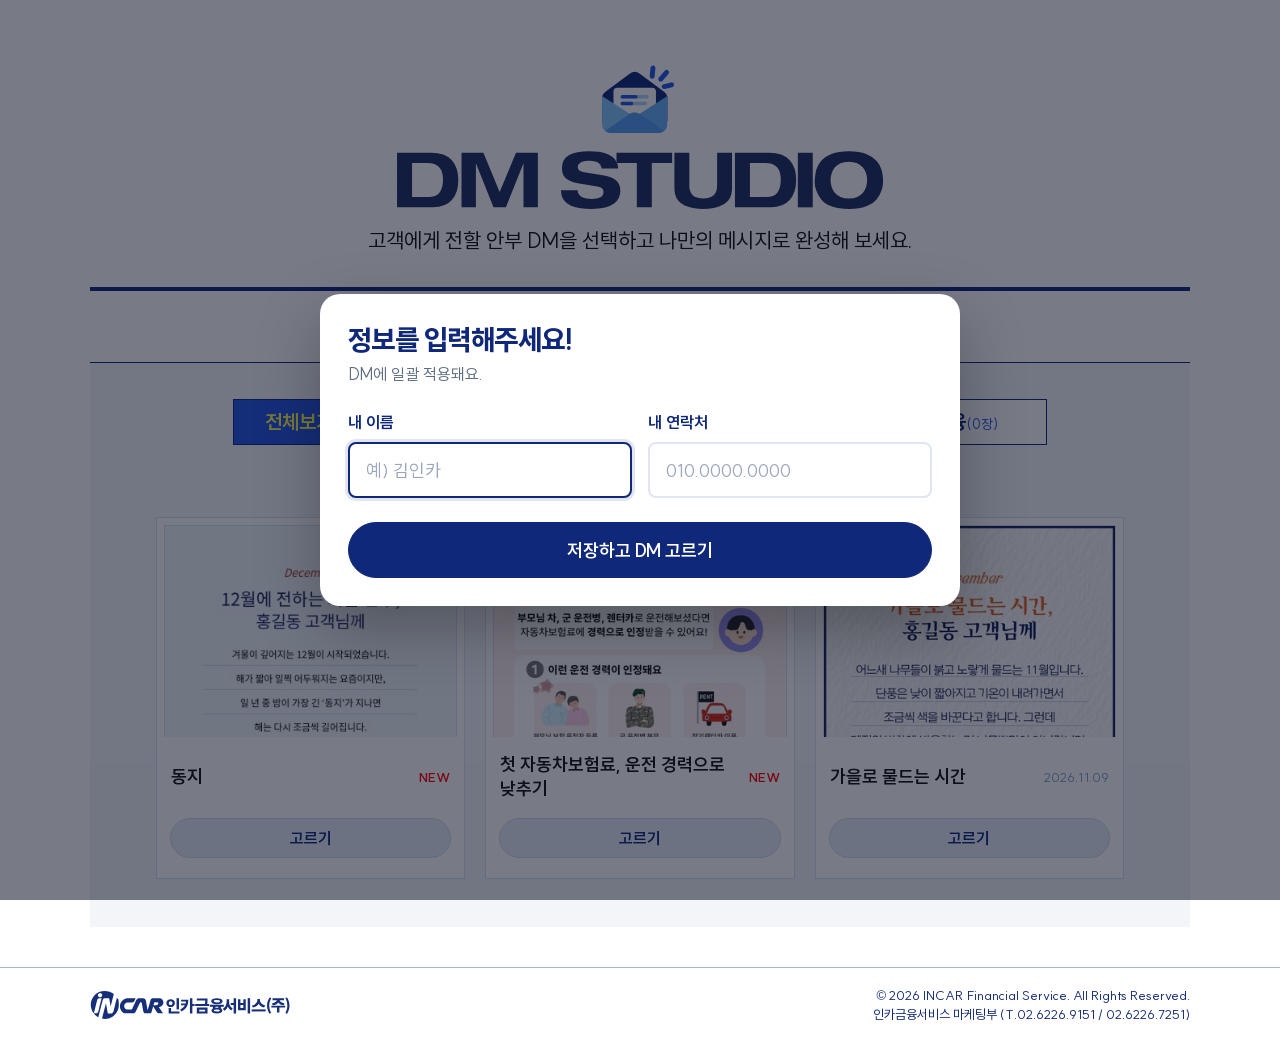
<file: index.html>
<!DOCTYPE html>
<html lang="ko">
<head>
<!-- Google Tag Manager -->
<script>(function(w,d,s,l,i){w[l]=w[l]||[];w[l].push({'gtm.start':
new Date().getTime(),event:'gtm.js'});var f=d.getElementsByTagName(s)[0],
j=d.createElement(s),dl=l!='dataLayer'?'&l='+l:'';j.async=true;j.src=
'https://www.googletagmanager.com/gtm.js?id='+i+dl;f.parentNode.insertBefore(j,f);
})(window,document,'script','dataLayer','GTM-NSV2ZG94');</script>
<!-- End Google Tag Manager -->
<meta charset="utf-8">
<meta name="viewport" content="width=device-width, initial-scale=1">
<title>고객 DM | 인카금융서비스</title>
<meta name="description" content="DM을 고르고 고객 이름만 넣으면, 고객에게 보낼 안부 DM이 완성돼요.">
<meta property="og:title" content="고객 DM | 인카금융서비스">
<meta property="og:description" content="DM을 고르고 고객 이름만 넣으면, 고객에게 보낼 안부 DM이 완성돼요.">
<link rel="preload" href="assets/fonts/SUIT-Bold.subset.woff2" as="font" type="font/woff2" crossorigin>
<link rel="stylesheet" href="assets/css/tokens.css?v=20261127k">
<link rel="stylesheet" href="assets/css/base.css?v=20261127k">
<link rel="stylesheet" href="assets/css/components.css?v=20261127k">
<link rel="stylesheet" href="assets/css/pages.css?v=20261127k">
<link rel="stylesheet" href="assets/css/cis-theme.css?v=20261127k">
<script type="module" src="assets/js/main.js?v=20261127k"></script>
</head>
<body>
<noscript><iframe src="https://www.googletagmanager.com/ns.html?id=GTM-NSV2ZG94" height="0" width="0" style="display:none;visibility:hidden"></iframe></noscript>
<header class="site-header">
  <div class="site-header__inner">
    <button type="button" class="brand" id="home-button" aria-label="고객 DM 처음 화면으로">
      <img src="assets/images/DM-Symbol.svg" alt="DM STUDIO">
    </button>
    <h1 class="site-header__title"><button type="button" id="home-title" aria-label="DM STUDIO 처음 화면으로"><img src="assets/images/DM-logo.svg" alt="DM STUDIO"></button></h1>
    <p class="site-header__description">고객에게 전할 안부 DM을 선택하고<br class="mobile-br"> 나만의 메시지로 완성해 보세요.</p>
  </div>
</header>
<main id="app" class="site-main"></main>
<footer class="site-footer">
  <div class="site-footer__inner">
    <img src="assets/images/footer-logo.svg" alt="인카금융서비스" width="200" height="30">
    <div class="site-footer__info">
      <p>© 2026 INCAR Financial Service. All Rights Reserved.</p>
      <p>인카금융서비스 마케팅부 (T.02.6226.9151 / 02.6226.7251)</p>
    </div>
  </div>
</footer>
<div id="layer"></div>
<div id="toast" class="toast" role="status" aria-live="polite" hidden></div>
</body>
</html>
</file>
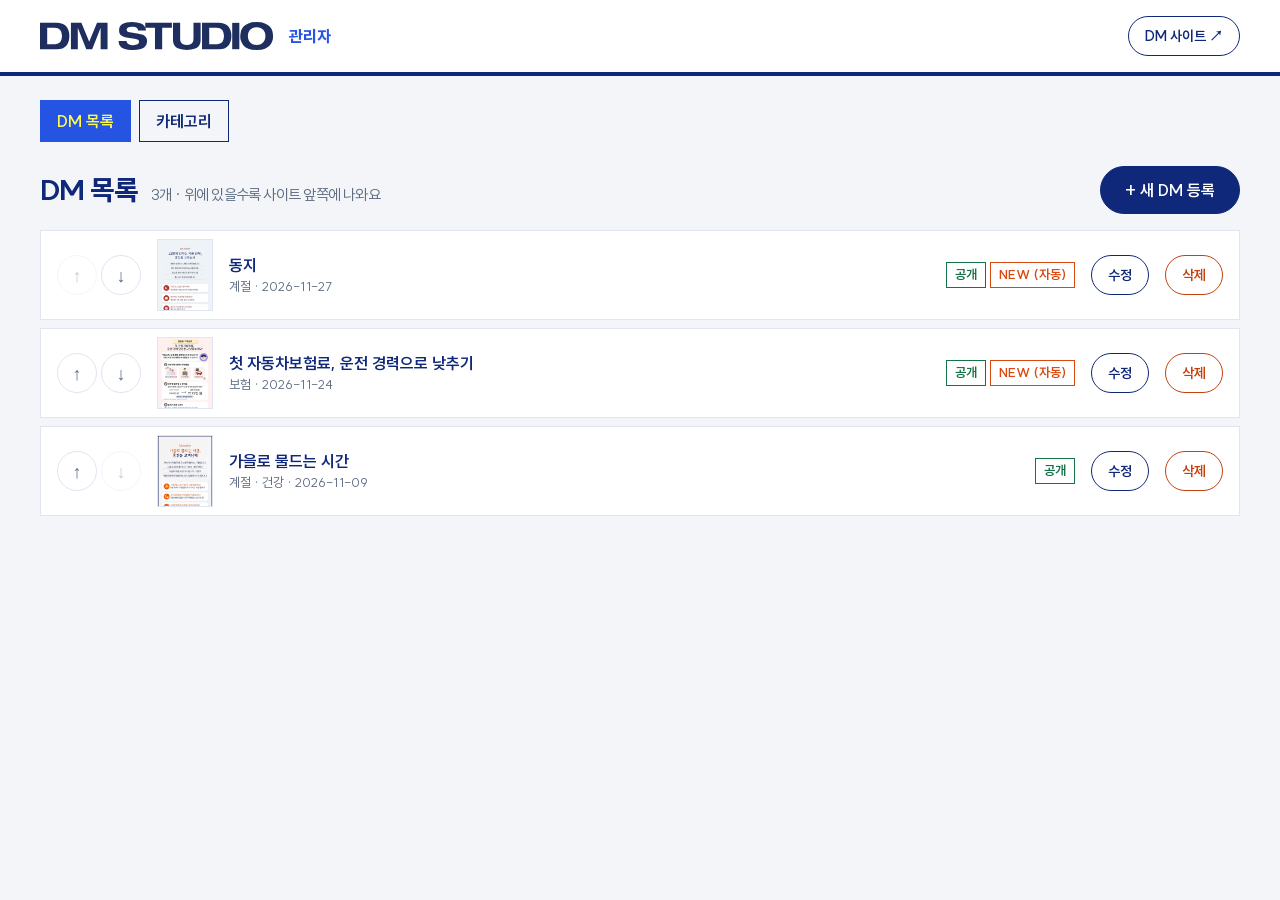
<file: admin/index.html>
<!DOCTYPE html>
<html lang="ko">
<head>
<meta charset="utf-8">
<meta name="viewport" content="width=device-width, initial-scale=1">
<meta name="robots" content="noindex, nofollow">
<!-- 사이트 맨 위 폴더를 기준으로 주소를 읽습니다. 그래서 사용자 화면과 같은 CSS·JS·템플릿 파일을 그대로 씁니다. -->
<base href="../">
<title>DM STUDIO 관리자</title>
<link rel="stylesheet" href="assets/css/tokens.css?v=20261127k">
<link rel="stylesheet" href="assets/css/base.css?v=20261127k">
<link rel="stylesheet" href="assets/css/components.css?v=20261127k">
<link rel="stylesheet" href="assets/css/cis-theme.css?v=20261127k">
<link rel="stylesheet" href="admin/admin.css?v=20261127k">
<script type="module" src="admin/js/main.js?v=20261127k"></script>
</head>
<body class="admin">
<header class="admin-header">
  <div class="admin-header__inner">
    <a class="admin-header__home" href="admin/#/" aria-label="관리자 첫 화면(DM 목록)으로"><img src="assets/images/DM-logo.svg" alt="DM STUDIO" height="28"></a>
    <span class="admin-header__label">관리자</span>
    <!-- 설계사가 쓰는 실제 DM 사이트 주소. 사이트 주소가 바뀌면 이 줄만 고치세요 -->
    <a class="btn btn--sm" href="https://incar-marketing.github.io/incar-dm/" target="_blank" rel="noopener">DM 사이트 ↗</a>
  </div>
</header>
<main id="admin" class="admin-main"></main>
<div id="layer"></div>
<div id="toast" class="toast" role="status" aria-live="polite" hidden></div>
</body>
</html>
</file>
<file: assets/css/tokens.css>
/* tokens.css — 브랜드 값은 여기서만 바꿉니다 (CIS STUDIO와 같은 톤앤매너) */
@font-face { font-family: "SUIT"; src: url("../fonts/SUIT-Regular.subset.woff2") format("woff2"); font-weight: 400 500; font-display: swap; }
@font-face { font-family: "SUIT"; src: url("../fonts/SUIT-Bold.subset.woff2") format("woff2"); font-weight: 600 700; font-display: swap; }
@font-face { font-family: "SUIT"; src: url("../fonts/SUIT-ExtraBold.subset.woff2") format("woff2"); font-weight: 800 900; font-display: swap; }
/* DM 이름 자리 글자용 (캔버스에 그릴 때만 사용, 화면 글꼴과 따로) — 굵기마다 파일 하나, 쓰는 굵기만 내려받음
   굵기를 더하거나 빼면 renderer.js 의 FONT_WEIGHTS 도 같이 고치세요. 400·700·800 은 화면용 SUIT 파일을 같이 씀 */
@font-face { font-family: "dm-suit"; src: url("../fonts/SUIT-Thin.subset.woff2") format("woff2"); font-weight: 100; font-display: swap; }
@font-face { font-family: "dm-suit"; src: url("../fonts/SUIT-ExtraLight.subset.woff2") format("woff2"); font-weight: 200; font-display: swap; }
@font-face { font-family: "dm-suit"; src: url("../fonts/SUIT-Light.subset.woff2") format("woff2"); font-weight: 300; font-display: swap; }
@font-face { font-family: "dm-suit"; src: url("../fonts/SUIT-Regular.subset.woff2") format("woff2"); font-weight: 400; font-display: swap; }
@font-face { font-family: "dm-suit"; src: url("../fonts/SUIT-Medium.subset.woff2") format("woff2"); font-weight: 500; font-display: swap; }
@font-face { font-family: "dm-suit"; src: url("../fonts/SUIT-SemiBold.subset.woff2") format("woff2"); font-weight: 600; font-display: swap; }
@font-face { font-family: "dm-suit"; src: url("../fonts/SUIT-Bold.subset.woff2") format("woff2"); font-weight: 700; font-display: swap; }
@font-face { font-family: "dm-suit"; src: url("../fonts/SUIT-ExtraBold.subset.woff2") format("woff2"); font-weight: 800; font-display: swap; }
@font-face { font-family: "dm-suit"; src: url("../fonts/SUIT-Heavy.subset.woff2") format("woff2"); font-weight: 900; font-display: swap; }
@font-face { font-family: "buri"; src: url("../fonts/AritaBuriKR-HairLine.subset.woff2") format("woff2"); font-weight: 250; font-display: swap; }
@font-face { font-family: "buri"; src: url("../fonts/AritaBuriKR-Light.subset.woff2") format("woff2"); font-weight: 300; font-display: swap; }
@font-face { font-family: "buri"; src: url("../fonts/AritaBuriKR-Medium.subset.woff2") format("woff2"); font-weight: 500; font-display: swap; }
@font-face { font-family: "buri"; src: url("../fonts/AritaBuriKR-SemiBold.subset.woff2") format("woff2"); font-weight: 600; font-display: swap; }
@font-face { font-family: "buri"; src: url("../fonts/AritaBuriKR-Bold.subset.woff2") format("woff2"); font-weight: 700; font-display: swap; }
@font-face { font-family: "dotum"; src: url("../fonts/AritaDotumKR-Thin.subset.woff2") format("woff2"); font-weight: 250; font-display: swap; }
@font-face { font-family: "dotum"; src: url("../fonts/AritaDotumKR-Light.subset.woff2") format("woff2"); font-weight: 300; font-display: swap; }
@font-face { font-family: "dotum"; src: url("../fonts/AritaDotumKR-Medium.subset.woff2") format("woff2"); font-weight: 500; font-display: swap; }
@font-face { font-family: "dotum"; src: url("../fonts/AritaDotumKR-SemiBold.subset.woff2") format("woff2"); font-weight: 600; font-display: swap; }
@font-face { font-family: "dotum"; src: url("../fonts/AritaDotumKR-Bold.subset.woff2") format("woff2"); font-weight: 700; font-display: swap; }

:root {
  /* 색 */
  --color-primary: #102879;        /* 남색: 누르는 것, 제목 */
  --color-primary-hover: #1c3a9e;
  --color-accent: #fff953;         /* 레몬: 꼭 봐야 할 곳에만 */
  --color-surface: #f2f6ff;        /* 연한 파랑 바탕 */
  --color-page: #fefeff;
  --color-white: #ffffff;
  --color-line: #a8b7d8;
  --color-line-soft: #dfe5f2;
  --color-text: #1d2440;
  --color-text-muted: #5e6d82;
  --color-placeholder: #9aa6bd;
  --color-disabled-bg: #e6e9f0;
  --color-disabled-text: #9aa3b5;
  --color-success: #157347;
  --color-success-bg: #e9f7ef;
  --color-success-line: #b7e3c8;
  --color-error: #c2410c;
  --color-new: #d9480f;
  --color-draft: #7c3aed;
  --color-mark: rgba(255, 214, 0, 0.45);
  --color-focus: #2463eb;
  --color-overlay: rgba(10, 16, 35, 0.55);

  /* 글꼴 */
  --font-sans: "SUIT", "Malgun Gothic", "Apple SD Gothic Neo", sans-serif;
  --text-xs: 13px;
  --text-sm: 15px;
  --text-md: 16px;
  --text-lg: 18px;
  --text-xl: 22px;
  --text-2xl: 28px;

  /* 간격 (8의 배수) */
  --space-1: 4px;
  --space-2: 8px;
  --space-3: 16px;
  --space-4: 24px;
  --space-5: 32px;
  --space-6: 40px;

  /* 모서리 */
  --radius-sm: 8px;
  --radius-md: 16px;
  --radius-lg: 24px;
  --radius-pill: 999px;

  /* 크기 */
  --control-sm: 40px;
  --control-md: 48px;
  --control-lg: 56px;
  --header-height: 64px;
  --content-width: 1100px;

  --shadow-card: 0 4px 18px rgba(16, 40, 121, 0.12);
  --shadow-modal: 0 24px 64px rgba(0, 0, 0, 0.28);
  --transition: 0.15s ease;
}

@media (max-width: 767px) {
  :root { --header-height: 56px; }
}
</file>
<file: assets/css/base.css>
/* base.css — 기본 글자 · 버튼 · 입력창 · 포커스 (모든 화면 공통) */
*, *::before, *::after { box-sizing: border-box; }
html, body { margin: 0; }
body {
  min-width: 320px;
  background: var(--color-page);
  color: var(--color-text);
  font-family: var(--font-sans);
  font-size: var(--text-md);
  line-height: 1.5;
  word-break: keep-all;
  -webkit-font-smoothing: antialiased;
}
body.is-locked { overflow: hidden; }
h1, h2, h3, p { margin: 0; }
h1, h2, h3 { color: var(--color-primary); line-height: 1.3; letter-spacing: -0.02em; }
button, input { font: inherit; color: inherit; }
button { cursor: pointer; }
img { max-width: 100%; }
body { caret-color: transparent; }
input, textarea, [contenteditable="true"] { caret-color: auto; }
[hidden] { display: none !important; }
:focus-visible { outline: 3px solid var(--color-focus); outline-offset: 2px; }

/* ----- 버튼: 모든 버튼이 같은 상태 규칙을 씁니다 ----- */
.btn {
  display: inline-flex; align-items: center; justify-content: center; gap: var(--space-2);
  min-height: var(--control-md); padding: 0 var(--space-4);
  border: 1.5px solid var(--color-primary); border-radius: var(--radius-pill);
  background: var(--color-white); color: var(--color-primary);
  font-size: var(--text-md); font-weight: 700; text-decoration: none;
  transition: background var(--transition), color var(--transition), transform var(--transition);
}
.btn:hover { background: var(--color-primary); color: var(--color-white); }
.btn:active { transform: scale(0.98); }
.btn:disabled, .btn[aria-disabled="true"] {
  border-color: var(--color-disabled-bg); background: var(--color-disabled-bg); color: var(--color-disabled-text);
  cursor: not-allowed; transform: none;
}
.btn[aria-busy="true"] { cursor: progress; background: var(--color-surface); color: var(--color-primary); border-color: var(--color-primary); }

.btn--primary { background: var(--color-primary); color: var(--color-white); }
.btn--primary:hover { background: var(--color-primary-hover); border-color: var(--color-primary-hover); }
.btn--outline { background: var(--color-white); }
.btn--dashed { border-style: dashed; border-width: 2px; border-radius: var(--radius-md); font-weight: 800; }
.btn--sm { min-height: var(--control-sm); padding: 0 var(--space-3); font-size: 14px; }
.btn--lg { min-height: var(--control-lg); font-size: var(--text-lg); }
.btn--block { width: 100%; }

.link {
  border: 0; background: none; padding: var(--space-1) 0;
  color: var(--color-primary); font-weight: 700; text-decoration: underline; text-underline-offset: 3px;
}
.link:hover { color: var(--color-primary-hover); }

.icon-btn {
  width: var(--control-md); height: var(--control-md); flex: none;
  display: inline-grid; place-items: center;
  border: 1px solid var(--color-line-soft); border-radius: 50%;
  background: var(--color-white); color: var(--color-text-muted); font-size: 18px;
  transition: background var(--transition), color var(--transition);
}
.icon-btn:hover { background: var(--color-surface); color: var(--color-primary); }

/* ----- 입력창 ----- */
.input {
  width: 100%; height: var(--control-lg); padding: 0 var(--space-3);
  border: 2px solid var(--color-line-soft); border-radius: var(--radius-md);
  background: var(--color-white); color: var(--color-text); font-size: var(--text-lg);
  transition: border-color var(--transition), box-shadow var(--transition);
}
.input::placeholder { color: var(--color-placeholder); }
.input:focus { outline: none; border-color: var(--color-primary); box-shadow: 0 0 0 3px rgba(16, 40, 121, 0.12); }
.input.is-invalid { border-color: var(--color-error); }
.field { display: flex; flex-direction: column; gap: var(--space-2); }
.field label { font-weight: 700; color: var(--color-primary); }
.field__hint { font-size: 14px; color: var(--color-text-muted); }
.field__error { color: var(--color-error); font-size: 14px; font-weight: 700; }

@media (prefers-reduced-motion: reduce) {
  *, *::before, *::after { transition: none !important; animation: none !important; }
}
</file>
<file: assets/css/components.css>
/* components.css — 여러 화면이 함께 쓰는 부품 */

/* ----- 상단 ----- */
.site-header { position: sticky; top: 0; z-index: 20; background: var(--color-white); border-bottom: 1px solid var(--color-line-soft); }
.site-header__inner { max-width: var(--content-width); height: var(--header-height); margin: 0 auto; padding: 0 var(--space-3); display: flex; align-items: center; justify-content: space-between; gap: var(--space-3); }
.brand { display: flex; align-items: center; gap: var(--space-2); padding: 0; border: 0; background: none; }
.brand img { height: 32px; width: auto; }
.brand__word { color: var(--color-primary); font-size: 24px; font-weight: 900; letter-spacing: -0.04em; line-height: 1; }
.profile-button { display: flex; align-items: center; gap: var(--space-2); height: var(--control-md); padding: 0 var(--space-3) 0 var(--space-2); border: 1px solid var(--color-line); border-radius: var(--radius-pill); background: var(--color-white); color: var(--color-primary); font-weight: 700; transition: background var(--transition); }
.profile-button:hover { background: var(--color-surface); }
.profile-button__avatar { width: 32px; height: 32px; display: grid; place-items: center; border-radius: 50%; background: var(--color-primary); color: var(--color-accent); font-size: 14px; }

.site-main { max-width: var(--content-width); margin: 0 auto; padding: var(--space-4) var(--space-3) var(--space-6); }

/* ----- 하단 ----- */
.site-footer { border-top: 1px solid var(--color-line-soft); background: var(--color-white); color: var(--color-primary); font-size: var(--text-xs); }
.site-footer__inner { max-width: var(--content-width); margin: 0 auto; padding: var(--space-3); display: flex; align-items: center; justify-content: space-between; gap: var(--space-3); }
.site-footer__inner img { width: 200px; height: 30px; }
.site-footer__info { text-align: right; }

/* ----- 제목 강조 (CIS STUDIO의 레몬 밑줄) ----- */
.page-title { font-size: var(--text-2xl); font-weight: 800; }
.highlight { padding: 0 2px; background: linear-gradient(transparent 58%, var(--color-accent) 58%); }
.pill { padding: var(--space-1) 12px; border-radius: var(--radius-pill); background: var(--color-accent); color: var(--color-primary); font-size: var(--text-xs); font-weight: 800; }
.count { color: var(--color-primary); font-size: 14px; }
.mark-chip { padding: 0 var(--space-1); border-radius: 4px; background: var(--color-mark); color: var(--color-text); }

/* ----- 탭 ----- */
.tabs { display: flex; gap: var(--space-2); overflow-x: auto; scrollbar-width: none; }
.tabs::-webkit-scrollbar { display: none; }
.tab { flex: none; height: var(--control-md); padding: 0 20px; border: 1.5px solid var(--color-line); border-radius: var(--radius-pill); background: var(--color-white); color: var(--color-primary); font-size: var(--text-md); font-weight: 700; transition: background-color .25s ease, border-color var(--transition); }
.tab:hover { border-color: var(--color-primary); }
.tab span { margin-left: 2px; opacity: 0.55; font-weight: 500; }
.tab[aria-selected="true"] { border-color: var(--color-primary); background: var(--color-primary); color: var(--color-white); }
.tab[aria-selected="true"] span { opacity: 1; color: var(--color-accent); }

/* ----- 검색 ----- */

/* ----- DM 카드 (목록) ----- */
.dm-card { min-width: 0; display: flex; flex-direction: column; overflow: hidden; border: 1px solid var(--color-line-soft); border-radius: var(--radius-lg); background: var(--color-white); transition: border-color var(--transition), box-shadow var(--transition); }
.dm-card:hover { border-color: var(--color-line); box-shadow: var(--shadow-card); }
.dm-card__thumb { display: block; height: 300px; padding: var(--space-2) var(--space-2) 0; overflow: hidden; border: 0; background: var(--color-surface); }
.dm-card__thumb img { display: block; width: 100%; height: auto; border-radius: 6px 6px 0 0; box-shadow: var(--shadow-card); }
.dm-card__meta { flex: 1; display: flex; flex-direction: column; gap: var(--space-1); padding: var(--space-3) var(--space-3) var(--space-2); }
.dm-card__meta small { color: var(--color-text-muted); font-size: var(--text-xs); }
.dm-card__meta strong { color: var(--color-primary); font-size: 17px; line-height: 1.35; }
.dm-card__go { margin: 0 var(--space-3) var(--space-3); }
.dm-card--soon { min-height: 200px; align-items: center; justify-content: center; gap: var(--space-1); padding: var(--space-3); border: 2px dashed var(--color-line); background: transparent; text-align: center; }
.dm-card--soon strong { color: var(--color-primary); }
.dm-card--soon span { color: var(--color-text-muted); font-size: 14px; }
.badge--new { color: var(--color-new); }
.badge--draft { color: var(--color-draft); }

/* ----- DM 줄 (저장 후 추천) ----- */
.dm-row { display: flex; align-items: center; gap: var(--space-3); padding: var(--space-2) var(--space-3) var(--space-2) var(--space-2); border: 1px solid var(--color-line-soft); border-radius: var(--radius-md); }
.dm-row__thumb { width: 48px; height: 64px; flex: none; overflow: hidden; border-radius: var(--radius-sm); background: var(--color-surface); }
.dm-row__thumb img { display: block; width: 100%; }
.dm-row__meta { flex: 1; min-width: 0; display: flex; flex-direction: column; }
.dm-row__meta small { color: var(--color-text-muted); font-size: var(--text-xs); }
.dm-row__meta strong { color: var(--color-primary); }
.dm-row--soon { justify-content: center; min-height: var(--control-lg); border: 2px dashed var(--color-line); }
.dm-row--soon strong { color: var(--color-primary); font-size: var(--text-sm); }
.dm-row--soon span { color: var(--color-text-muted); font-size: 14px; }

/* ----- 안내 줄 ----- */
.notice { display: flex; align-items: center; justify-content: space-between; gap: var(--space-2); padding: var(--space-2) var(--space-2) var(--space-2) var(--space-3); border-radius: var(--radius-md); font-weight: 700; }
.notice--done { border: 1px solid var(--color-success-line); background: var(--color-success-bg); color: var(--color-success); font-weight: 800; }
.notice--draft { padding: var(--space-3); background: #f4efff; color: #4c1d95; }

/* ----- 빈 화면 ----- */
.empty { grid-column: 1 / -1; display: flex; flex-direction: column; gap: var(--space-2); padding: 48px var(--space-3); border-radius: var(--radius-lg); background: var(--color-surface); color: var(--color-text-muted); text-align: center; }
.empty strong { color: var(--color-primary); font-size: var(--text-lg); }

/* ----- 창 (모달) ----- */
.modal { position: fixed; inset: 0; z-index: 50; display: flex; align-items: center; justify-content: center; padding: var(--space-3); background: var(--color-overlay); }
.modal__box { width: min(640px, 100%); max-height: calc(100vh - 32px); overflow-y: auto; display: flex; flex-direction: column; gap: var(--space-4); padding: 28px; border-radius: 20px; background: var(--color-white); box-shadow: var(--shadow-modal); }
.modal__box > form { display: flex; flex-direction: column; gap: var(--space-4); }
.modal__top { display: flex; align-items: center; justify-content: space-between; gap: 8px; }
.modal__top .icon-btn { border: 0; background: transparent; color: var(--color-primary); }
.modal__title { font-size: var(--text-2xl); font-weight: 800; }
.modal__title--sm { font-size: 24px; }
.modal__sub { margin-top: 4px; color: var(--color-text-muted); }
.form-grid { display: grid; grid-template-columns: 1fr 1fr; gap: var(--space-3); }

/* 디자인 바꾸기 선택지 */
.choice { margin: 0; padding: 0; border: 0; display: flex; flex-direction: column; gap: var(--space-2); }
.choice legend { margin-bottom: var(--space-2); padding: 0; color: var(--color-primary); font-weight: 700; }
.choice__row { display: flex; gap: var(--space-2); }
.choice__grid { display: grid; grid-template-columns: repeat(4, minmax(0, 1fr)); gap: var(--space-2); }
.option { flex: 1; position: relative; }
.option input { position: absolute; opacity: 0; inset: 0; margin: 0; cursor: pointer; }
.option span { height: var(--control-lg); display: flex; align-items: center; justify-content: center; gap: var(--space-2); border: 2px solid var(--color-line-soft); border-radius: var(--radius-md); background: var(--color-white); color: var(--color-primary); font-weight: 700; transition: border-color var(--transition); }
.option--logo span { height: auto; flex-direction: column; padding: var(--space-2); font-size: var(--text-xs); }
.option--logo img { max-height: 40px; }
.option:hover span { border-color: var(--color-line); }
.option input:checked + span { border-color: var(--color-primary); background: var(--color-surface); box-shadow: inset 0 0 0 1px var(--color-primary); }
.option input:focus-visible + span { outline: 3px solid var(--color-focus); outline-offset: 2px; }

/* ----- 알림 ----- */
.toast { position: fixed; top: calc(var(--header-height) + var(--space-3)); left: 50%; z-index: 60; transform: translateX(-50%); max-width: calc(100% - 32px); padding: 12px var(--space-4); border-radius: var(--radius-pill); background: var(--color-primary); color: var(--color-white); font-weight: 700; text-align: center; box-shadow: 0 8px 24px rgba(0, 0, 0, 0.2); }

@media (max-width: 767px) {
  .brand img { height: 26px; }
  .brand__word { font-size: 20px; }
  .profile-button { height: var(--control-sm); padding: 0 12px 0 var(--space-1); font-size: 14px; }
  .profile-button__avatar { width: 28px; height: 28px; }
  .site-main { padding: var(--space-3) var(--space-3) var(--space-5); }
  .site-footer__inner { flex-direction: column; text-align: center; }
  .site-footer__info { text-align: center; }
  .page-title { font-size: var(--text-xl); }
    .tab { height: var(--control-sm); padding: 0 var(--space-3); font-size: var(--text-sm); }
  .dm-card { border-radius: var(--radius-md); }
  .dm-card__thumb { height: 320px; }
  .dm-card__meta { padding: var(--space-2) var(--space-2) var(--space-1); }
  .dm-card__meta strong { font-size: var(--text-sm); }
  .dm-card__go { margin: 0 var(--space-2) var(--space-2); min-height: 44px; }
  .dm-card--soon { min-height: 96px; }
  .dm-row { flex-wrap: wrap; }
  .dm-row .btn { width: 100%; }
  .modal__box { padding: var(--space-4); gap: var(--space-3); }
  .modal__title { font-size: var(--text-xl); }
  .form-grid { grid-template-columns: 1fr; }
  .toast { top: auto; bottom: 128px; }
  .choice__grid { grid-template-columns: repeat(2, minmax(0, 1fr)); }
}
</file>
<file: assets/css/pages.css>
/* pages.css — 화면별 배치: DM 고르기(.gallery) · DM 만들기(.editor) */

/* ===== DM 고르기 ===== */
.gallery { display: flex; flex-direction: column; gap: var(--space-4); }
.gallery__head { display: flex; align-items: center; justify-content: space-between; gap: var(--space-3); flex-wrap: wrap; }
.gallery__grid { display: grid; grid-template-columns: repeat(5, minmax(0, 1fr)); gap: var(--space-3); }

/* ===== DM 만들기 ===== */
body.is-editor .site-main { padding-top: var(--space-3); padding-bottom: var(--space-3); }
.editor { display: grid; grid-template-columns: auto minmax(0, 1fr); gap: var(--space-4); height: calc(100vh - var(--header-height) - 32px); min-height: 600px; }

.preview { display: flex; flex-direction: column; align-items: center; gap: var(--space-2); min-height: 0; padding: var(--space-3); border: 1px solid var(--color-line-soft); border-radius: var(--radius-lg); background: var(--color-white); }
.preview__nav { display: flex; align-items: center; gap: var(--space-2); min-height: var(--control-md); color: var(--color-primary); white-space: nowrap; }
.preview__nav em { margin-left: 2px; color: var(--color-text-muted); font-style: normal; }
.preview__nav .icon-btn { color: var(--color-primary); font-size: 22px; }
/* 미리보기 폭: 화면 높이에 맞춰 DM 전체가 보이게 (800×1680 비율) */
.preview__frame { flex: 1; min-height: 0; width: clamp(220px, calc((100vh - var(--header-height) - 32px - 140px) * 0.476), 400px); }
.preview__canvas { display: block; width: 100%; height: auto; border-radius: 6px; box-shadow: var(--shadow-card); background: var(--color-surface); }
.preview__note { color: var(--color-text-muted); font-size: var(--text-xs); text-align: center; }

.panel { display: flex; flex-direction: column; gap: var(--space-3); min-width: 0; min-height: 0; overflow-y: auto; padding: var(--space-3) var(--space-4) 0; border: 1px solid var(--color-line-soft); border-radius: var(--radius-lg); background: var(--color-white); }
.panel__top { display: flex; align-items: center; gap: var(--space-3); }
.panel__title { min-width: 0; font-size: var(--text-xl); font-weight: 800; }
.panel__design { margin-left: auto; font-size: 14px; white-space: nowrap; }
.panel__body { display: flex; flex-direction: column; gap: var(--space-3); flex: 1; min-height: 0; }
.back { padding: var(--space-2) 0; border: 0; background: none; color: var(--color-primary); font-size: var(--text-sm); font-weight: 700; white-space: nowrap; }
.back:hover { text-decoration: underline; }

.sender { display: flex; align-items: center; gap: var(--space-2); padding: var(--space-2) var(--space-2) var(--space-2) var(--space-3); border-radius: var(--radius-md); background: var(--color-surface); color: var(--color-text-muted); font-size: var(--text-sm); }
.sender__info { flex: 1; min-width: 0; display: flex; align-items: baseline; flex-wrap: wrap; gap: 4px 8px; }
.sender__label { font-size: 13px; font-weight: 700; }
.sender__identity { color: var(--color-primary); font-weight: 700; }

.customers { display: flex; flex-direction: column; gap: var(--space-2); flex: 1; min-height: 0; }
.customers__head { display: flex; align-items: baseline; flex-wrap: wrap; gap: var(--space-2); }
.customers__head strong { color: var(--color-primary); font-size: var(--text-lg); }
.customers__tip { color: var(--color-text-muted); font-size: var(--text-xs); }
.customers__list { display: flex; flex-direction: column; gap: var(--space-2); min-height: 0; margin: 0; padding: 2px; overflow-y: auto; list-style: none; }
.customer { display: flex; align-items: center; gap: var(--space-2); }
.customer__no { width: 24px; flex: none; color: var(--color-text-muted); font-size: 14px; font-weight: 700; text-align: right; }
.customer__input { height: var(--control-md); font-size: 17px; }
.customer.is-selected .customer__input { border-color: #aabddd; background: #fff; }
.customers__actions { display: flex; gap: var(--space-2); padding-left: 32px; }
.customers__actions .btn--dashed { flex: 1; }

.save { margin: auto calc(var(--space-4) * -1) 0; padding: var(--space-3) var(--space-4); display: flex; flex-direction: column; gap: var(--space-2); border-top: 1px solid var(--color-line-soft); border-radius: 0 0 var(--radius-lg) var(--radius-lg); background: var(--color-white); }
.save__head { display: flex; align-items: baseline; gap: var(--space-2); }
.save__head strong { color: var(--color-primary); font-size: var(--text-lg); }
.save__sub { color: var(--color-text-muted); font-size: 14px; }
.save__buttons { display: grid; grid-template-columns: repeat(2, minmax(0, 1fr)); gap: var(--space-2); }
.btn--save { height: 72px; flex-direction: column; gap: 2px; border-width: 2px; background: var(--color-surface); }
.btn--save strong { font-size: 22px; font-weight: 700; }
.btn--save > span { color: var(--color-text-muted); font-size: var(--text-xs); font-weight: 500; }
.btn--save:hover > span { color: #cfd8f2; }

.reco { display: flex; flex-direction: column; gap: var(--space-2); background: var(--color-white); border: 1px solid #d5dff0; border-bottom: 0; padding: 24px 24px 12px; }
.notice--done .link { color: var(--dm-blue); text-decoration: none; white-space: nowrap; transition: color .25s ease; }
.notice--done .link:hover { color: var(--color-primary); }
.customer .icon-btn { border: 0; background: transparent; color: var(--color-primary); }
.customer .icon-btn:hover { background: transparent; color: var(--dm-blue); }
.reco__title { font-size: var(--text-lg); }
.reco__sub { color: var(--color-text-muted); font-size: 14px; }
.reco__sub b { color: var(--color-primary); }
.reco__list { display: flex; flex-direction: column; gap: var(--space-2); }

/* ===== 태블릿 ===== */
@media (max-width: 1100px) {
  .gallery__grid { grid-template-columns: repeat(4, minmax(0, 1fr)); }
}

/* ===== 휴대폰 ===== */
@media (max-width: 767px) {
  .gallery { gap: var(--space-3); }
  /* 스크롤해도 테마 탭은 상단(머리글 바로 아래)에 붙어 있게 */
  .tabs { position: sticky; top: var(--header-height); z-index: 10; margin: 0 calc(var(--space-3) * -1); padding: var(--space-2) var(--space-3); background: var(--color-page); box-shadow: 0 6px 8px -8px rgba(16, 40, 121, 0.25); }
  .gallery__grid { grid-template-columns: 1fr; gap: var(--space-3); }

  body.is-editor .site-main { padding: var(--space-3) var(--space-3) 120px; }
  body.is-editor .site-footer { display: none; }
  .editor { display: flex; flex-direction: column; gap: var(--space-2); height: auto; min-height: 0; }
  .panel { display: contents; }
  .panel__top { order: 1; gap: var(--space-2); }
  .panel__title { font-size: var(--text-lg); }
  .panel__body { order: 2; }
  .preview { order: 3; padding: var(--space-2) var(--space-3) var(--space-3); border-radius: var(--radius-md); }
  .preview__frame { width: 200px; flex: none; }
  .editor.is-done .preview { display: none; }
  .sender { font-size: 14px; }
  .customers { flex: none; padding: var(--space-3); border: 1px solid var(--color-line-soft); border-radius: var(--radius-md); background: var(--color-white); }
  .customers__list { overflow: visible; }
  .customer__input { font-size: var(--text-md); }
  .save { position: fixed; inset: auto 0 0; z-index: 30; margin: 0; padding: var(--space-2) var(--space-3) var(--space-3); border-radius: 0; box-shadow: 0 -6px 20px rgba(20, 30, 60, 0.08); }
  .save__head { justify-content: center; }
  .save__head strong { color: var(--color-text-muted); font-size: 14px; }
  .btn--save { height: 64px; }
  .btn--save strong { font-size: 18px; }
}

/* 시안 문구가 PC·폰에서 다른 곳 */
.m-only { display: none; }
.save__n { font-style: normal; }
@media (max-width: 767px) {
  .pc-only { display: none; }
  .m-only { display: inline; }
}
</file>
<file: assets/css/cis-theme.css>
/* DM STUDIO — CIS 공통 브랜드 및 화면 시안 */
:root { --content-width:1100px; --radius-sm:0px; --radius-md:0px; --radius-lg:0px; --shadow-card:none; --color-text:#102879; --dm-blue:#2554e3; --dm-bg:#f3f5f9; }
body {background:#fff;}
.site-header {position:static;border:0;background:#fff;}
.site-header__inner {height:auto;margin:64px auto 0;padding:0 20px;display:flex;flex-direction:column;gap:0;text-align:center;}
.brand {display:block;margin:0 auto 18px;}
.brand img {display:block;width:76px;height:auto;}
.site-header__title {width:min(486px,85%);line-height:1;margin:0 auto 16px;}
.site-header__title button {display:block;width:100%;padding:0;border:0;background:none;cursor:pointer;}
.site-header__title img {display:block;width:100%;height:auto;}
.site-header__description {color:#111;font-size:21px;line-height:1.5;}
.mobile-br {display:none;}
.site-main,body.is-editor .site-main {max-width:var(--content-width);padding:30px 0 0;}
.gallery {gap:0;background:var(--dm-bg);}
.gallery__head,.panel__top {position:relative;display:flex;justify-content:center;align-items:center;min-height:76px;padding:16px 20px;border-top:4px solid var(--color-primary);border-bottom:1px solid var(--color-primary);background:#fff;}
.page-title,.panel__title {font-size:28px;font-weight:800;text-align:center;letter-spacing:-.035em;}
.tabs {position:static;display:flex;gap:0;justify-content:center;width:74%;margin:36px auto 0;padding:0;box-shadow:none;background:none;}
.tab {flex:1;min-width:0;height:46px;padding:0 6px;border:1px solid var(--color-primary);border-radius:0;font-size:20px;white-space:nowrap;}
.tab + .tab {border-left:0;}
.tab span {margin:0;color:var(--dm-blue);opacity:1;font-size:14px;}
.tab:not([aria-selected="true"]):hover {background:#e7edf8;color:var(--color-primary);}
.tab[aria-selected="true"] {background:var(--dm-blue);color:var(--color-accent);}
.tab[aria-selected="true"] span {color:var(--color-accent);}
.gallery__grid {grid-template-columns:repeat(3,minmax(0,1fr));gap:20px;padding:72px 6% 48px;}
.dm-card {border:1px solid #d5dff0;border-radius:0;box-shadow:none;}
.dm-card:hover {border-color:var(--dm-blue);}
.dm-card__thumb {height:auto;aspect-ratio:1.4; padding:7px 7px 0;background:#fff;}
.dm-card__thumb img {border:1px solid #d5dff0;border-radius:0;box-shadow:none;}
.dm-card__meta {flex-direction:row;align-items:center;justify-content:space-between;gap:8px;padding:16px 14px;}
.dm-card__meta strong {color:#111;font-size:18px;}
.dm-card__meta small {color:#829bc5;white-space:nowrap;}
.badge--new {color:#f00;background:none;}
.dm-card__go {margin:0 13px 20px;min-height:40px;}
.btn--select {border:1px solid #cdd8ea;border-radius:999px;background:#e7edf8;color:var(--color-primary);transition:background-color .25s ease,color .25s ease,border-color .25s ease;}
.btn--select:hover {border-color:var(--color-primary);background:var(--color-primary);color:var(--color-accent);}
.btn--primary,.btn--save {border-radius:999px;background:var(--color-primary);color:#fff;}
.btn--primary:hover {background:var(--color-primary);color:var(--color-accent);border-color:var(--color-primary);}
.btn--save:not(:disabled):hover {background:var(--color-primary);color:var(--color-accent);border-color:var(--color-primary);}
.btn--home {min-height:56px;border:0;border-radius:999px;background:var(--color-primary);color:#fff;font-size:22px;transition:background-color .25s ease,color .25s ease;}
.btn--home:hover {background:var(--color-primary);color:var(--color-accent);}
.btn--home span {color:var(--color-accent);}
.editor {display:grid;grid-template-columns:minmax(0,1fr) minmax(0,2fr);gap:26px;height:auto;min-height:0;background:var(--dm-bg);padding:0 27px 20px;align-items:start;}
.panel__top {grid-column:1/-1;margin:0 -27px;}
.back {position:absolute;left:27px;font-size:18px;}
.panel__title {max-width:65%;}
.preview {padding:8px;gap:6px;background:#fff;border:1px solid #d5dff0;}
.preview__nav {min-height:0;}
.preview__nav:not(:has(button)) {display:none;}
.preview__frame {width:100%;flex:none;}
.preview__canvas {border:1px solid #d5dff0;border-radius:0;box-shadow:none;}
.panel {display:flex;gap:0;padding:0;border:0;background:transparent;overflow:visible;}
.panel__body {gap:12px;flex:none;}
.sender {padding:8px 14px;background:#e7ecf7;border:1px solid #d5dff0;font-size:17px;}
.btn--text {background:transparent;border:0;color:var(--dm-blue);font-weight:700;white-space:nowrap;transition:color .25s ease;}
.btn--text:hover {background:transparent;color:var(--color-primary);}
.sender .btn--text {font-size:16px;}
.dm-row .btn--text {font-size:17px;}
.notice--done {justify-content:center;text-align:center;border-color:#b9d3f5;background:#e5f0ff;color:var(--color-primary);}
.customers {background:#fff;border:1px solid #d5dff0;border-bottom:0;padding:26px 22px 12px;gap:12px;}
.customers__list {max-height:320px;overflow-y:auto;}
.customers .field__error {text-align:center;margin:0;}
.customer__no {color:var(--color-primary);}
.customer__input {height:50px;border-radius:0;min-width:0;background:#fff;border-color:#d8e1f0;}
.customer__input:focus {border-color:#aabddd;box-shadow:0 0 0 2px #e7edf8;}
.customer__input.is-invalid {border-color:var(--color-error);}
.customers__actions .btn {border-width:1px;border-radius:0;min-height:50px;}
.customers__actions .btn:hover {background:#fff;color:var(--dm-blue);}
.editor.is-done .reco {border-bottom:1px solid #d5dff0;padding-bottom:24px;gap:16px;}
.editor.is-done .save {display:none;}
.modal__box .input {border-radius:8px;}
.save {position:static;margin:0;padding:20px 24px 28px;border:1px solid #d5dff0;border-top:0;box-shadow:none;gap:12px;}
.save[hidden] {display:none;}
.save__buttons {grid-template-columns:minmax(0,1fr);}
.btn--save {height:56px;border-width:1px;flex-direction:row;justify-content:center;gap:12px;transition:color .25s ease;}
.btn--save .download-icon {width:32px;height:auto;flex-shrink:0;color:var(--color-accent);}

.save__note {text-align:center;font-size:15px;margin-top:6px;}
.site-footer {margin-top:40px;padding:18px 20px;border-top:1px solid var(--color-line);}
.site-footer__inner {padding:0;gap:20px;}
@media(max-width:1140px){.site-main,body.is-editor .site-main {margin:0 20px;}}
@media(max-width:767px){
.site-header__inner {margin-top:36px;padding:0 16px;}.brand img {width:56px;}.site-header__description {font-size:16px;}.mobile-br {display:initial;}
.site-main,body.is-editor .site-main {margin:0 12px;padding-top:24px;}.gallery__head,.panel__top {min-height:60px;padding:12px;}.page-title,.panel__title {font-size:24px;line-height:1.35;width:100%;}
.tabs {width:94%;margin:20px auto 0;justify-content:flex-start;overflow-x:auto;scrollbar-width:none;overscroll-behavior-x:contain;}.tabs::-webkit-scrollbar {display:none;}.tab {flex:0 0 110px;min-width:110px;font-size:16px;height:44px;padding:0 6px;}.tab span {font-size:12px;}
.gallery__grid {grid-template-columns:minmax(0,1fr);gap:14px;padding:24px 12px;}.dm-card__meta {flex-wrap:wrap;padding:10px;gap:4px;}.dm-card__meta strong {font-size:15px;}.dm-card__go {margin:0 8px 12px;}
.editor {display:flex;flex-direction:column;gap:14px;padding:0 12px 16px;}.panel__top {order:0;width:calc(100% + 24px);margin:0 -12px;flex-direction:column;align-items:stretch;gap:8px;padding:12px 0;}.back {display:none;}.panel__title {width:100%;max-width:none;font-size:24px;line-height:1.35;overflow-wrap:anywhere;}.panel {display:contents;}.panel__body {display:contents;}.sender {order:1;width:100%;}.preview {order:2;width:100%;}.customers {order:3;width:100%;}.notice,.reco {order:1;width:100%;}.reco {order:2;}.preview__frame {width:min(100%,300px);}.save {order:4;width:100%;padding:16px;}.sender {font-size:17px;}.sender__identity {font-size:17px;}.sender .btn--text {height:auto;min-height:32px;padding:5px 12px;font-size:14px;}.customer {position:relative;gap:0;}.customer__no {display:none;}.customers__list {padding:0;gap:8px;}.customer__input {width:100%;height:42px;padding:8px 44px 8px 14px;font-size:16px;}.customer .icon-btn {position:absolute;right:2px;top:0;width:40px;height:42px;min-height:0;padding:0;}.customer .icon-btn[hidden] {display:none;}.btn--home {font-size:18px;}.customers__actions {padding-left:0;width:100%;}.customers__actions .btn {width:100%;height:42px;min-height:42px;padding:8px 12px;font-size:16px;}.customers {gap:8px;padding:18px 12px;border-bottom:1px solid #d5dff0;}.save {border-top:1px solid #d5dff0;}.editor.is-done {gap:12px;}.editor.is-done .save {border-top:0;}.reco {padding:16px 12px 8px;}.dm-row {display:grid;grid-template-columns:60px minmax(0,1fr);gap:0 12px;padding:0;overflow:hidden;}.dm-row__thumb {width:48px;height:64px;margin:10px 0 10px 10px;}.dm-row__meta {padding:10px 10px 10px 0;}.dm-row__meta strong {font-size:18px;font-weight:700;}.dm-row__meta small {font-size:13px;}.dm-row .btn--text {grid-column:1/-1;width:100%;border-top:1px solid #d4deef;border-radius:0;background:#f2f5fa;padding:10px;min-height:0;height:auto;font-size:17px;transition:background-color .25s ease;}.dm-row .btn--text:hover {background:#e7edf8;color:var(--dm-blue);}.site-footer__inner {flex-direction:column;}.site-footer__info {text-align:center;}body.is-editor .site-footer {display:block;}
}
</file>
